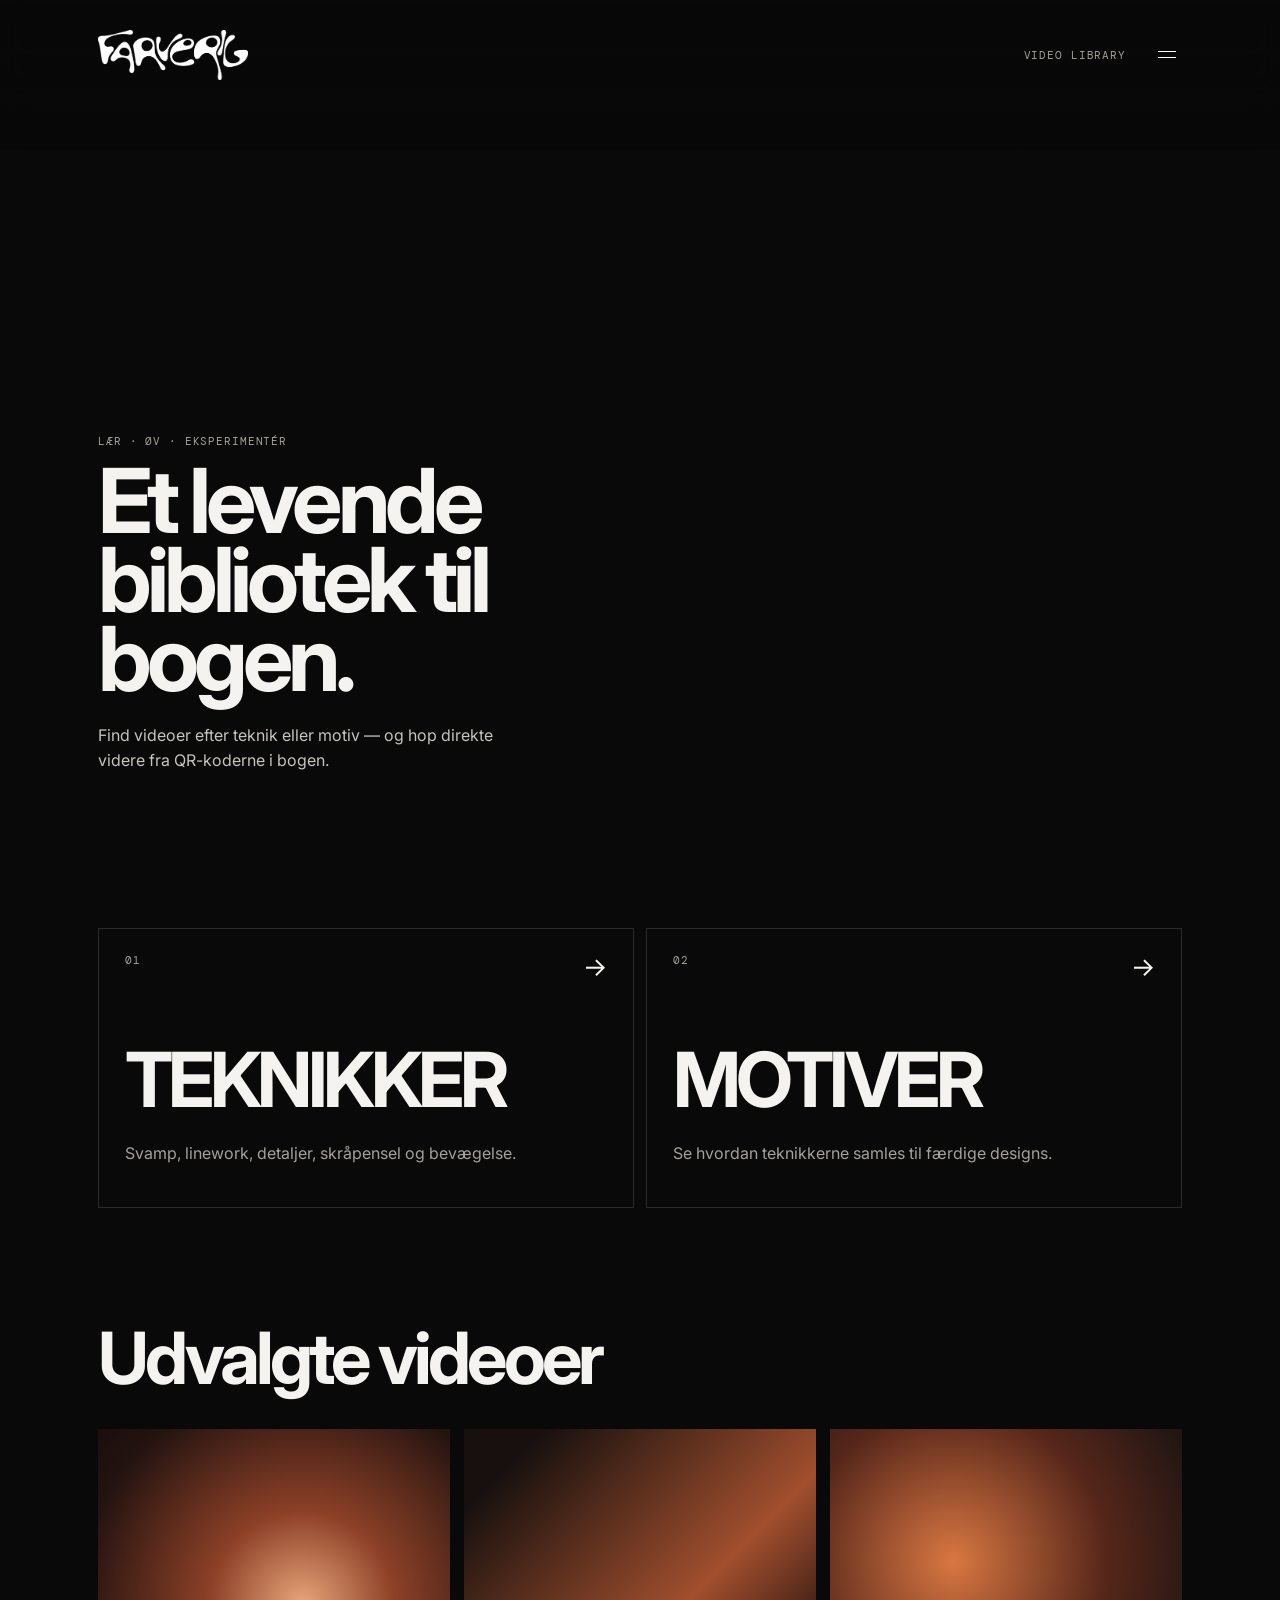
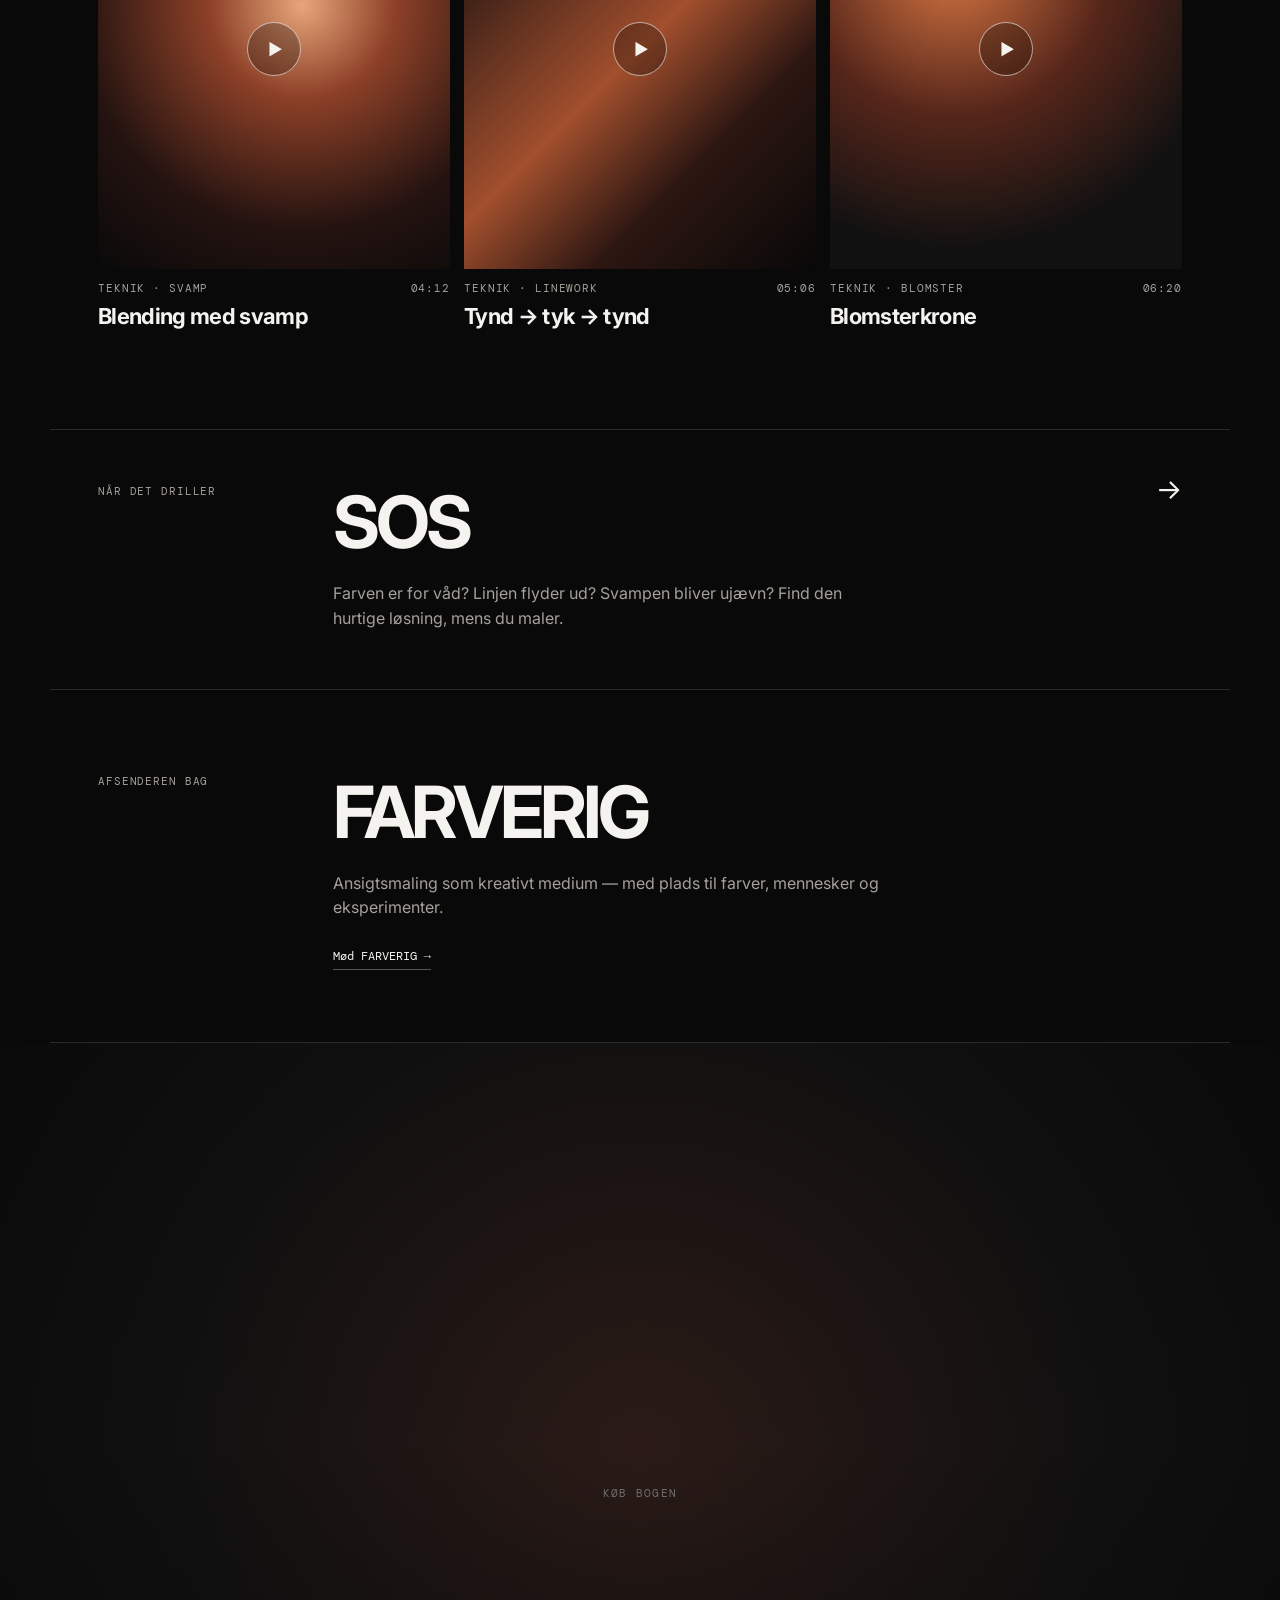
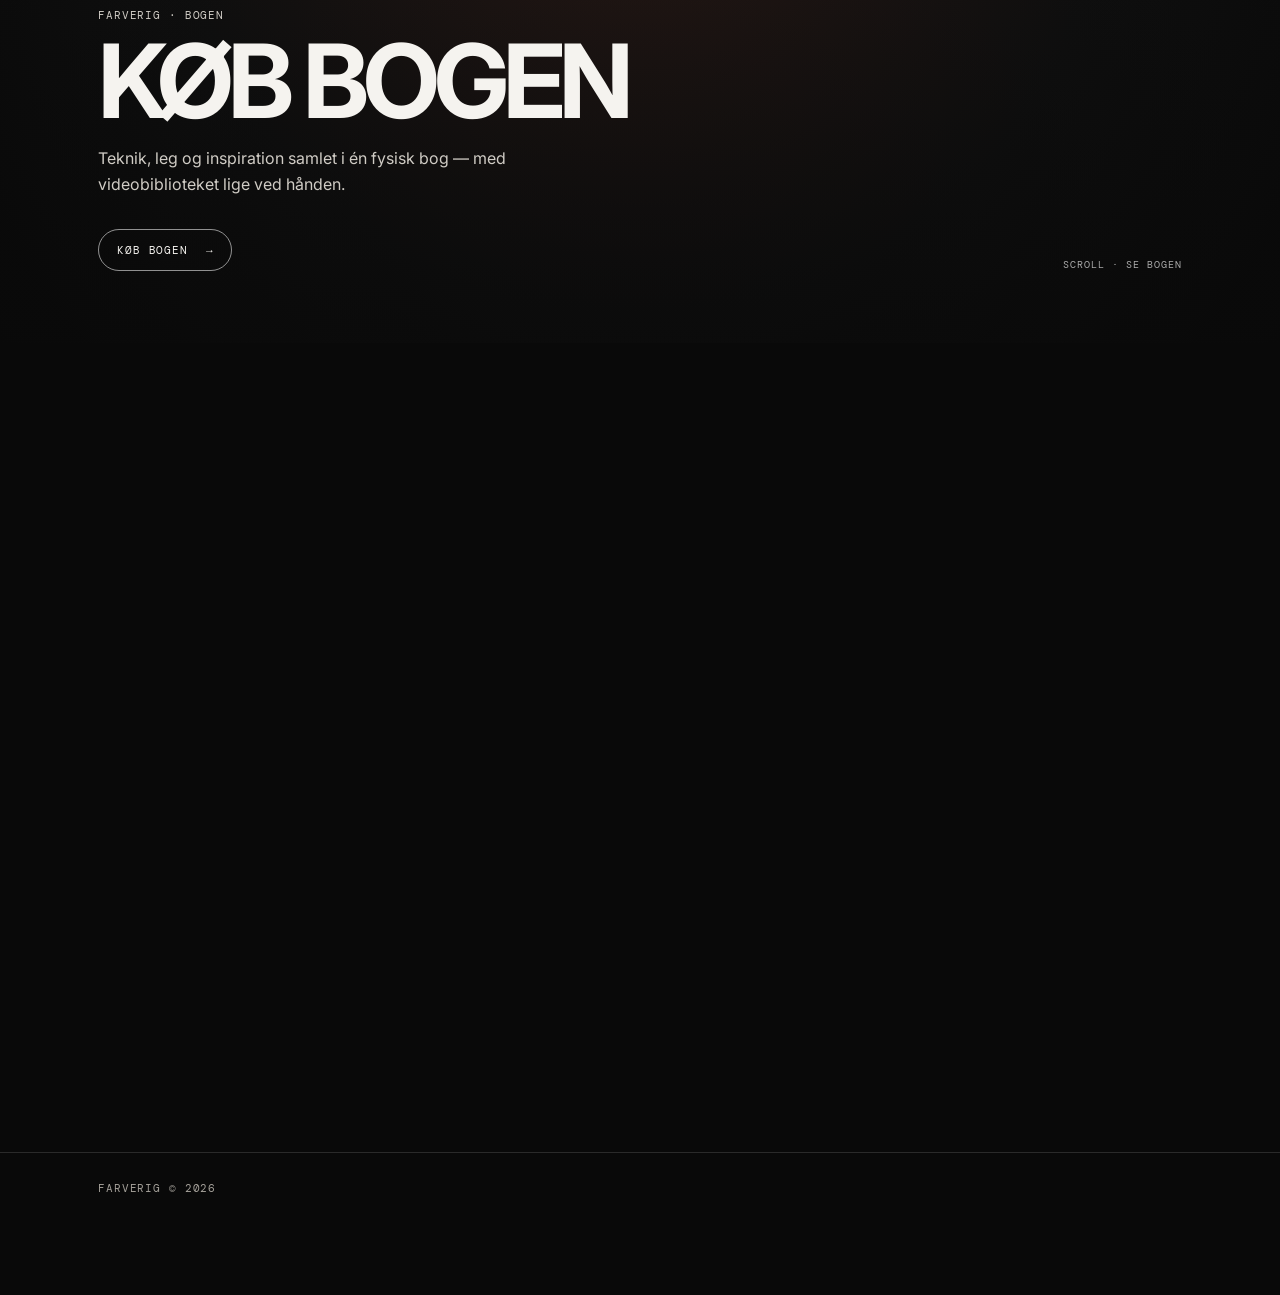
<file: index.html>
<!doctype html><html lang="da"><head><meta charset="utf-8"><meta name="viewport" content="width=device-width,initial-scale=1"><meta name="theme-color" content="#090909"><title>FARVERIG — Videobibliotek</title><meta name="description" content="FARVERIG videobibliotek — teknikker, motiver og hjælp til ansigtsmaling."><link rel="stylesheet" href="styles.css?v=14"><style>.hero-video{position:absolute;inset:0;width:100%;height:100%;object-fit:cover;object-position:center center;display:block}.hero-media.video-hero{background:#090909}.hero-media.video-hero:before{display:none}.hero-video-fade{position:absolute;inset:0;pointer-events:none}.home .topbar{position:absolute;top:0;left:0;right:0;z-index:10;width:100%;max-width:none}.home .hero{position:relative;width:100%;max-width:none;margin:0;padding:0;display:block;overflow:hidden}.home .hero-media{position:absolute;inset:0;width:100%;height:100%;min-height:0}.home .hero-copy{position:absolute;z-index:2;margin:0}.home .split-grid{position:relative}.home .sos-block{position:relative;overflow:hidden;background:none!important;border-bottom:1px solid var(--line)}.home .sos-block:before{display:none!important;content:none!important}.home .about-teaser{margin-top:0;border-top:0;border-bottom:1px solid var(--line);padding-top:72px;padding-bottom:72px}.home .footer{border-top:0;margin-top:0;padding-top:28px}.book-shot{position:relative;height:190vh;border-bottom:1px solid var(--line);background:#090909}.book-shot-sticky{position:sticky;top:0;height:100vh;overflow:hidden;background:#0b0b0b}.book-shot-video{position:absolute;inset:0;width:100%;height:100%;object-fit:cover;object-position:center;display:block}.book-shot-shade{position:absolute;inset:0;background:linear-gradient(to bottom,rgba(9,9,9,.08) 0%,rgba(9,9,9,.02) 45%,rgba(9,9,9,.68) 100%);pointer-events:none}.book-shot-placeholder{position:absolute;inset:0;display:grid;place-items:center;font:11px 'DM Mono',monospace;letter-spacing:.12em;color:#777;background:radial-gradient(circle at 50% 45%,#2c1b17,#101010 58%,#090909);z-index:0}.book-shot.ready .book-shot-placeholder{display:none}.book-shot-copy{position:absolute;left:max(var(--pad),calc((100vw - 1180px)/2 + var(--pad)));bottom:8vh;z-index:2;max-width:720px}.book-shot-copy h2{font-size:clamp(58px,8vw,120px);line-height:.88;letter-spacing:-.06em;margin:10px 0 20px}.book-shot-copy p{max-width:42ch;color:#d0ccc5;line-height:1.6}.book-buy-link{display:inline-flex;align-items:center;gap:18px;margin-top:16px;border:1px solid rgba(255,255,255,.55);border-radius:999px;padding:13px 18px;font:11px 'DM Mono',monospace;letter-spacing:.08em;transition:.2s}.book-buy-link:hover{background:#fff;color:#111}.book-shot-hint{position:absolute;right:max(var(--pad),calc((100vw - 1180px)/2 + var(--pad)));bottom:8vh;z-index:2;font:10px 'DM Mono',monospace;letter-spacing:.1em;color:#aaa}@media(min-width:721px){body.home .topbar{position:fixed!important;top:0;left:0;right:0;height:150px;padding-bottom:40px;padding-left:max(var(--pad),calc((100vw - 1180px)/2 + var(--pad)));padding-right:max(var(--pad),calc((100vw - 1180px)/2 + var(--pad)));background:linear-gradient(to bottom,rgba(9,9,9,.38) 0%,rgba(9,9,9,.14) 48%,rgba(9,9,9,0) 100%);backdrop-filter:none;z-index:40}body.home .topbar:before{content:"";position:absolute;inset:0;z-index:-1;pointer-events:none;backdrop-filter:blur(12px);-webkit-backdrop-filter:blur(12px);mask-image:linear-gradient(to bottom,#000 0%,rgba(0,0,0,.96) 25%,rgba(0,0,0,.72) 55%,rgba(0,0,0,.28) 78%,transparent 100%);-webkit-mask-image:linear-gradient(to bottom,#000 0%,rgba(0,0,0,.96) 25%,rgba(0,0,0,.72) 55%,rgba(0,0,0,.28) 78%,transparent 100%)}body.home .brand{width:150px;height:54px}body.home .brand img{width:100%!important;height:100%!important;max-width:none!important}body.home .menu-button,body.home .menu-close{display:block!important;cursor:pointer}body.home .menu-button{font-size:24px!important;line-height:1;padding:10px 6px!important;min-width:38px;min-height:38px;color:#fff}body.home .header-actions{gap:26px}.home .hero{height:100vh;min-height:720px}.home .hero-video{object-position:center center}.home .hero-video-fade{background:linear-gradient(to bottom,rgba(9,9,9,.12) 0%,rgba(9,9,9,0) 38%,rgba(9,9,9,.16) 62%,#090909 100%)}.home .hero-copy{left:max(var(--pad),calc((100vw - 1180px)/2 + var(--pad)));right:auto;bottom:8vh;width:min(650px,48vw);padding:100px 0 38px;background:none}.home .hero-copy h1{font-size:clamp(64px,7vw,112px);line-height:.88;max-width:7.5ch;margin:14px 0 24px}.home .hero-copy>p:last-child{font-size:16px;max-width:43ch}.home .split-grid{margin-top:28px}body.home .site-menu{z-index:100;background:rgba(9,9,9,.97)}body.home .site-menu .menu-inner{position:relative;width:100%;max-width:none;margin:0;padding:26px clamp(32px,6vw,110px) 32px}body.home .site-menu .menu-close{position:fixed;top:36px;right:max(var(--pad),calc((100vw - 1180px)/2 + var(--pad)));margin:0;font-size:15px!important;line-height:1;padding:10px 6px!important;min-height:38px;display:flex!important;align-items:center;justify-content:flex-end;z-index:110}body.home .site-menu nav{margin-top:94px;width:100%}body.home .site-menu nav a{font-size:clamp(42px,4.6vw,76px);line-height:.98;padding:18px 0;letter-spacing:-.05em}body.home .site-menu nav a span{font-size:.7em}body.home .site-menu nav a:first-child{border-top:1px solid #3a3a3a}body.home .site-menu nav a{border-color:#303030}}@media(max-width:720px){body.home .topbar{position:absolute!important;top:0!important;left:0!important;right:0!important;z-index:10!important;width:100%!important;max-width:none!important}body.home .hero{position:relative!important;width:100%!important;max-width:none!important;min-height:calc(100svh - 68px)!important;margin:0!important;padding:0!important;display:block!important;overflow:hidden!important}body.home .hero-media{position:absolute!important;inset:0!important;width:100%!important;height:100%!important;min-height:0!important}body.home .hero-copy{position:absolute!important;left:0!important;right:0!important;bottom:0!important;z-index:2!important;margin:0!important;padding:150px var(--pad) 32px!important;background:linear-gradient(to bottom,transparent 0%,rgba(9,9,9,.45) 35%,#090909 100%)!important}.hero-video{object-position:center center}.hero-video-fade{background:linear-gradient(to bottom,rgba(9,9,9,.08) 0%,rgba(9,9,9,0) 52%,rgba(9,9,9,.18) 72%,#090909 100%)}.home .sos-block{padding-top:54px;padding-bottom:54px;gap:18px}.home .about-teaser{grid-template-columns:1fr;margin-top:0;padding-top:62px;padding-bottom:72px;gap:18px}.book-shot{height:165vh}.book-shot-sticky{height:calc(100svh - 68px)}.book-shot-copy{left:var(--pad);right:var(--pad);bottom:34px}.book-shot-copy h2{font-size:54px;max-width:6ch}.book-shot-copy p{font-size:14px}.book-buy-link{padding:12px 15px}.book-shot-hint{display:none}.home .footer{padding-bottom:110px}}</style><link rel="stylesheet" href="header.css?v=1"></head><body class="home"><header class="topbar shell"><a class="brand" href="index.html" aria-label="FARVERIG forside"><img src="assets/logo/FarverigLogo_Hvid.png" alt="FARVERIG" style="display:block;width:112px;height:40px;max-width:112px;object-fit:contain"></a><div class="header-actions"><span class="eyebrow">VIDEO LIBRARY</span><button class="menu-button" type="button" aria-label="Åbn menu" aria-expanded="false" aria-controls="site-menu">☰</button></div></header><div class="site-menu" id="site-menu" hidden><div class="shell menu-inner"><button class="menu-close" type="button">LUK ×</button><nav><a href="index.html">FORSIDE <span>→</span></a><a href="motiver.html">MOTIVER <span>→</span></a><a href="teknikker.html">TEKNIKKER <span>→</span></a><a href="sos.html">SOS DESIGN <span>→</span></a><a href="om.html">OM FARVERIG <span>→</span></a><a href="https://farverig.dk">KØB BOGEN <span>→</span></a></nav></div></div><main><section class="hero shell"><div class="hero-media video-hero"><video class="hero-video" autoplay muted loop playsinline preload="metadata" aria-hidden="true"><source src="assets/video/hero.mp4" type="video/mp4"></video><div class="hero-video-fade"></div></div><div class="hero-copy"><p class="kicker">LÆR · ØV · EKSPERIMENTÉR</p><h1>Et levende bibliotek til bogen.</h1><p>Find videoer efter teknik eller motiv — og hop direkte videre fra QR-koderne i bogen.</p></div></section><section class="shell split-grid" aria-label="Bibliotekets hovedkategorier"><a class="feature-card" href="teknikker.html"><span class="number">01</span><h2>TEKNIKKER</h2><p>Svamp, linework, detaljer, skråpensel og bevægelse.</p><span class="arrow">→</span></a><a class="feature-card" href="motiver.html"><span class="number">02</span><h2>MOTIVER</h2><p>Se hvordan teknikkerne samles til færdige designs.</p><span class="arrow">→</span></a></section><section class="shell section-space"><div class="section-head"><h2>Udvalgte videoer</h2></div><div class="video-grid"><a class="video-card" href="video.html"><div class="video-thumb warm-a"><span class="play">▶</span></div><div class="video-meta"><span>TEKNIK · SVAMP</span><span>04:12</span></div><h3>Blending med svamp</h3></a><a class="video-card" href="video.html"><div class="video-thumb warm-b"><span class="play">▶</span></div><div class="video-meta"><span>TEKNIK · LINEWORK</span><span>05:06</span></div><h3>Tynd → tyk → tynd</h3></a><a class="video-card" href="video.html"><div class="video-thumb warm-c"><span class="play">▶</span></div><div class="video-meta"><span>TEKNIK · BLOMSTER</span><span>06:20</span></div><h3>Blomsterkrone</h3></a></div></section><a class="shell sos-block" href="sos.html"><p class="kicker">NÅR DET DRILLER</p><div><h2>SOS</h2><p>Farven er for våd? Linjen flyder ud? Svampen bliver ujævn? Find den hurtige løsning, mens du maler.</p></div><span class="arrow-inline">→</span></a><section class="shell about-teaser"><p class="kicker">AFSENDEREN BAG</p><div><h2>FARVERIG</h2><p>Ansigtsmaling som kreativt medium — med plads til farver, mennesker og eksperimenter.</p><a class="text-link" href="om.html">Mød FARVERIG →</a></div></section><section class="book-shot" id="koeb-bogen"><div class="book-shot-sticky"><div class="book-shot-placeholder">KØB BOGEN</div><video class="book-shot-video" muted playsinline preload="auto" data-scroll-video aria-hidden="true"><source src="assets/video/Book.mp4" type="video/mp4"></video><div class="book-shot-shade"></div><div class="book-shot-copy"><p class="kicker">FARVERIG · BOGEN</p><h2>KØB BOGEN</h2><p>Teknik, leg og inspiration samlet i én fysisk bog — med videobiblioteket lige ved hånden.</p><a class="book-buy-link" href="https://farverig.dk">KØB BOGEN <span>→</span></a></div><div class="book-shot-hint">SCROLL · SE BOGEN</div></div></section></main><nav class="bottom-nav" aria-label="Bibliotek navigation"><a href="teknikker.html">TEKNIKKER</a><a href="motiver.html">MOTIVER</a><a href="sos.html">SOS</a></nav><footer class="shell footer">FARVERIG © <span id="year"></span></footer><script src="script.js?v=2"></script></body></html>
</file>
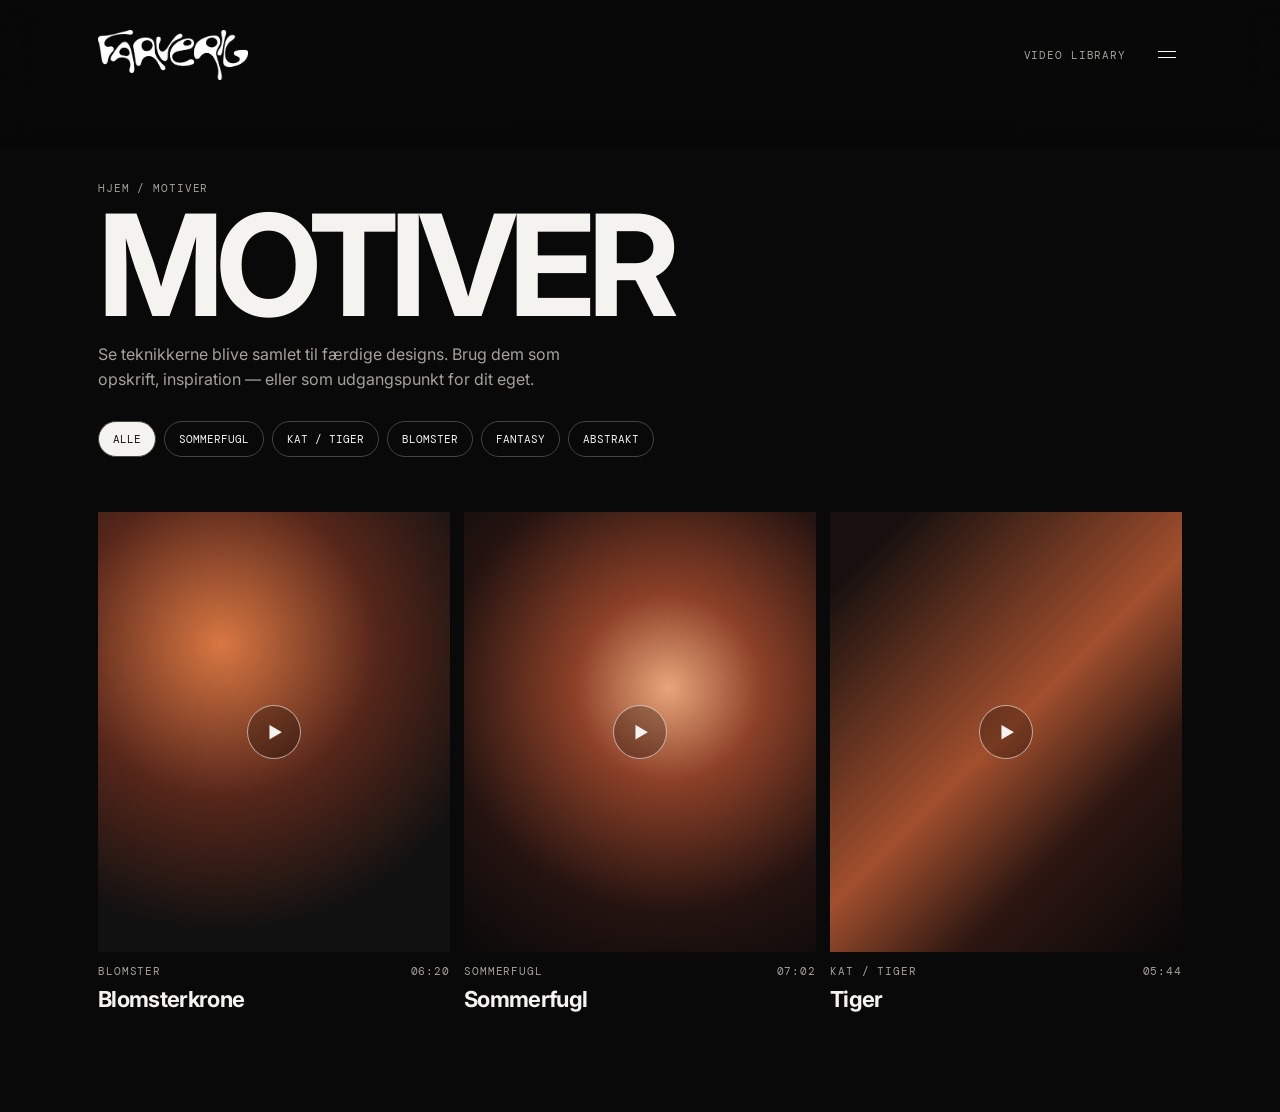
<file: motiver.html>
<!doctype html><html lang="da"><head><meta charset="utf-8"><meta name="viewport" content="width=device-width,initial-scale=1"><title>Motiver — FARVERIG</title><link rel="stylesheet" href="styles.css?v=13"><link rel="stylesheet" href="header.css?v=1"></head><body><header class="topbar shell"><a class="brand" href="index.html" aria-label="FARVERIG forside"><img src="assets/logo/FarverigLogo_Hvid.png" alt="FARVERIG" style="width:100%;height:100%;object-fit:contain;display:block"></a><div class="header-actions"><span class="eyebrow">VIDEO LIBRARY</span><button class="menu-button" type="button" aria-label="Åbn menu" aria-expanded="false" aria-controls="site-menu">☰</button></div></header><div class="site-menu" id="site-menu" hidden><div class="shell menu-inner"><button class="menu-close" type="button">LUK ×</button><nav><a href="index.html">FORSIDE <span>→</span></a><a href="motiver.html">MOTIVER <span>→</span></a><a href="teknikker.html">TEKNIKKER <span>→</span></a><a href="sos.html">SOS DESIGN <span>→</span></a><a href="om.html">OM FARVERIG <span>→</span></a><a href="https://farverig.dk">KØB BOGEN <span>→</span></a></nav></div></div><main><section class="shell page-hero"><p class="crumb">HJEM / MOTIVER</p><h1 class="page-title">MOTIVER</h1><p class="intro">Se teknikkerne blive samlet til færdige designs. Brug dem som opskrift, inspiration — eller som udgangspunkt for dit eget.</p><div class="filter-row"><span class="chip active">ALLE</span><span class="chip">SOMMERFUGL</span><span class="chip">KAT / TIGER</span><span class="chip">BLOMSTER</span><span class="chip">FANTASY</span><span class="chip">ABSTRAKT</span></div></section><section class="shell listing"><div class="video-grid"><a class="video-card" href="video.html"><div class="video-thumb warm-c"><span class="play">▶</span></div><div class="video-meta"><span>BLOMSTER</span><span>06:20</span></div><h3>Blomsterkrone</h3></a><a class="video-card" href="video.html"><div class="video-thumb warm-a"><span class="play">▶</span></div><div class="video-meta"><span>SOMMERFUGL</span><span>07:02</span></div><h3>Sommerfugl</h3></a><a class="video-card" href="video.html"><div class="video-thumb warm-b"><span class="play">▶</span></div><div class="video-meta"><span>KAT / TIGER</span><span>05:44</span></div><h3>Tiger</h3></a></div></section></main><nav class="bottom-nav"><a href="teknikker.html">TEKNIKKER</a><a class="active" href="motiver.html">MOTIVER</a><a href="sos.html">SOS</a></nav><script src="script.js"></script></body></html>
</file>
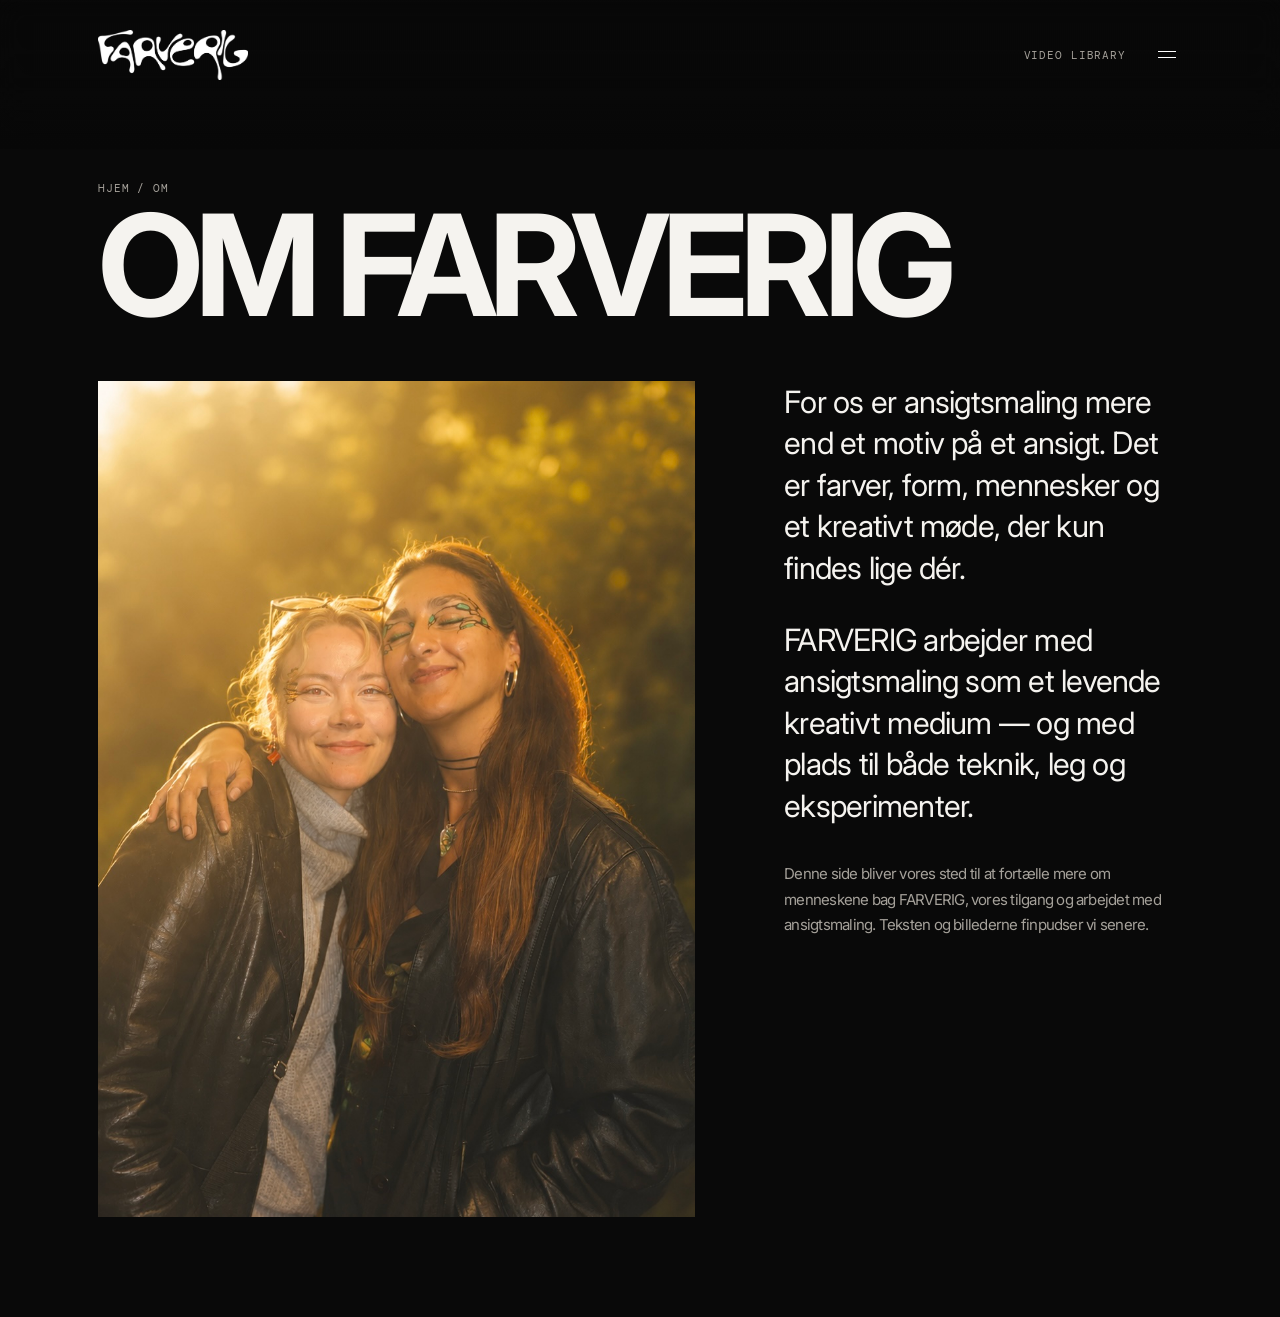
<file: om.html>
<!doctype html><html lang="da"><head><meta charset="utf-8"><meta name="viewport" content="width=device-width,initial-scale=1"><title>Om FARVERIG</title><link rel="stylesheet" href="styles.css?v=13"><link rel="stylesheet" href="header.css?v=1"><style>.about-image{position:relative;overflow:hidden;background:#111}.about-image img{display:block;width:100%;height:100%;min-height:520px;object-fit:cover;object-position:center}@media(max-width:720px){.about-image img{min-height:55vh}}</style></head><body><header class="topbar shell"><a class="brand" href="index.html" aria-label="FARVERIG forside"><img src="assets/logo/FarverigLogo_Hvid.png" alt="FARVERIG" style="width:100%;height:100%;object-fit:contain;display:block"></a><div class="header-actions"><span class="eyebrow">VIDEO LIBRARY</span><button class="menu-button" type="button" aria-label="Åbn menu" aria-expanded="false" aria-controls="site-menu">☰</button></div></header><div class="site-menu" id="site-menu" hidden><div class="shell menu-inner"><button class="menu-close" type="button">LUK ×</button><nav><a href="index.html">FORSIDE <span>→</span></a><a href="motiver.html">MOTIVER <span>→</span></a><a href="teknikker.html">TEKNIKKER <span>→</span></a><a href="sos.html">SOS DESIGN <span>→</span></a><a href="om.html">OM FARVERIG <span>→</span></a><a href="https://farverig.dk">KØB BOGEN <span>→</span></a></nav></div></div><main><section class="shell page-hero"><p class="crumb">HJEM / OM</p><h1 class="page-title">OM FARVERIG</h1></section><section class="shell about-layout"><div class="about-image"><img src="assets/billeder/Om.jpg" alt="FARVERIG"></div><div class="about-copy"><p>For os er ansigtsmaling mere end et motiv på et ansigt. Det er farver, form, mennesker og et kreativt møde, der kun findes lige dér.</p><p>FARVERIG arbejder med ansigtsmaling som et levende kreativt medium — og med plads til både teknik, leg og eksperimenter.</p><p class="about-small">Denne side bliver vores sted til at fortælle mere om menneskene bag FARVERIG, vores tilgang og arbejdet med ansigtsmaling. Teksten og billederne finpudser vi senere.</p></div></section></main><nav class="bottom-nav"><a href="teknikker.html">TEKNIKKER</a><a href="motiver.html">MOTIVER</a><a href="sos.html">SOS</a></nav><script src="script.js"></script></body></html>
</file>
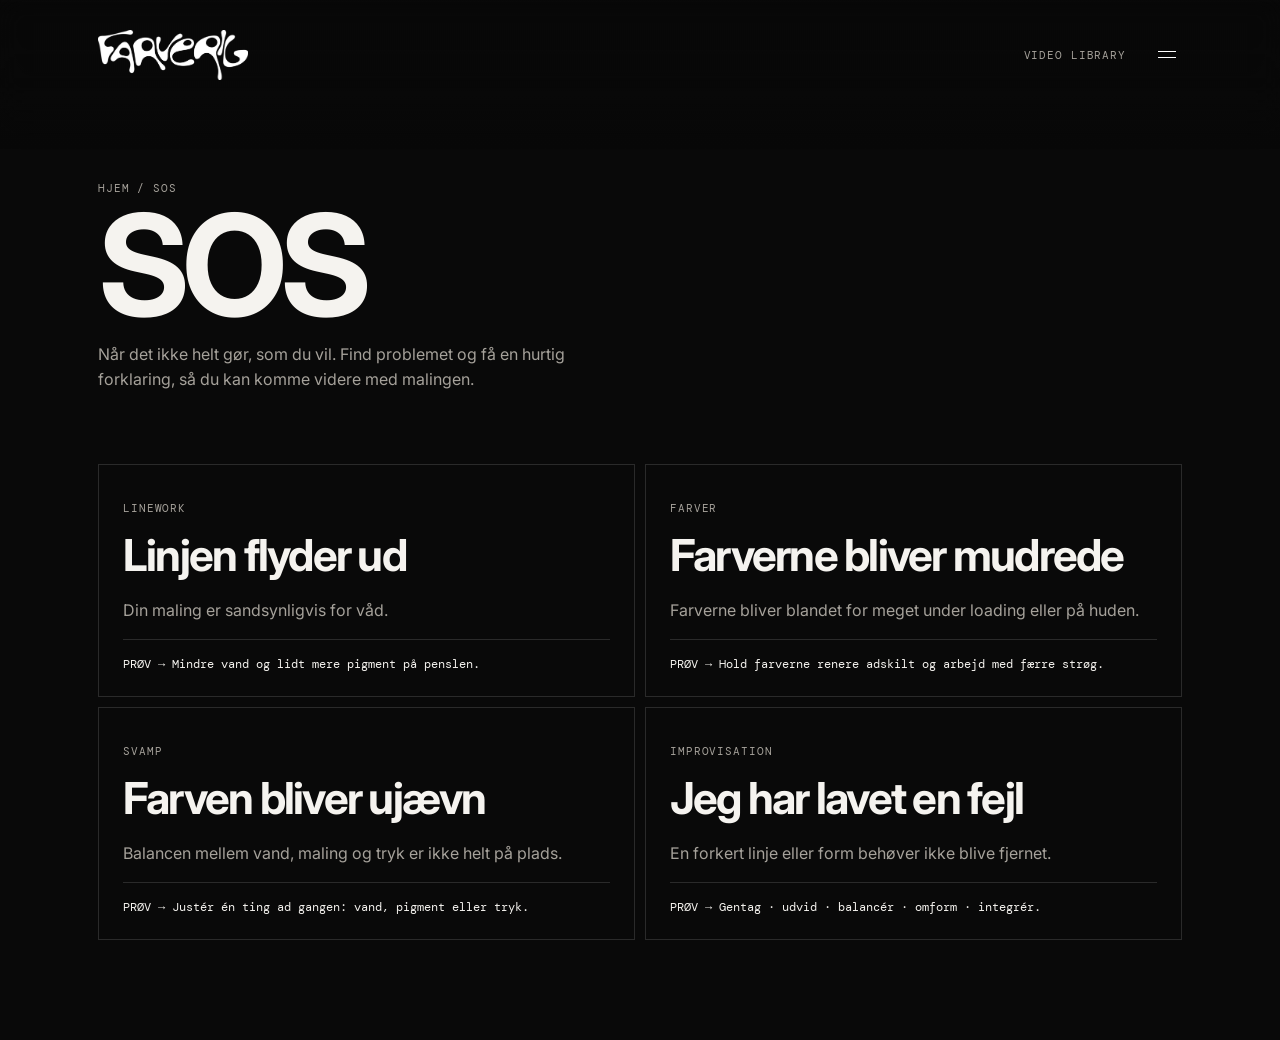
<file: sos.html>
<!doctype html><html lang="da"><head><meta charset="utf-8"><meta name="viewport" content="width=device-width,initial-scale=1"><title>SOS — FARVERIG</title><link rel="stylesheet" href="styles.css?v=13"><link rel="stylesheet" href="header.css?v=1"></head><body><header class="topbar shell"><a class="brand" href="index.html" aria-label="FARVERIG forside"><img src="assets/logo/FarverigLogo_Hvid.png" alt="FARVERIG" style="width:100%;height:100%;object-fit:contain;display:block"></a><div class="header-actions"><span class="eyebrow">VIDEO LIBRARY</span><button class="menu-button" type="button" aria-label="Åbn menu" aria-expanded="false" aria-controls="site-menu">☰</button></div></header><div class="site-menu" id="site-menu" hidden><div class="shell menu-inner"><button class="menu-close" type="button">LUK ×</button><nav><a href="index.html">FORSIDE <span>→</span></a><a href="motiver.html">MOTIVER <span>→</span></a><a href="teknikker.html">TEKNIKKER <span>→</span></a><a href="sos.html">SOS DESIGN <span>→</span></a><a href="om.html">OM FARVERIG <span>→</span></a><a href="https://farverig.dk">KØB BOGEN <span>→</span></a></nav></div></div><main><section class="shell page-hero"><p class="crumb">HJEM / SOS</p><h1 class="page-title">SOS</h1><p class="intro">Når det ikke helt gør, som du vil. Find problemet og få en hurtig forklaring, så du kan komme videre med malingen.</p></section><section class="shell sos-grid"><article class="sos-card"><div><p class="kicker">LINEWORK</p><h2>Linjen flyder ud</h2><p>Din maling er sandsynligvis for våd.</p></div><div class="answer">PRØV → Mindre vand og lidt mere pigment på penslen.</div></article><article class="sos-card"><div><p class="kicker">FARVER</p><h2>Farverne bliver mudrede</h2><p>Farverne bliver blandet for meget under loading eller på huden.</p></div><div class="answer">PRØV → Hold farverne renere adskilt og arbejd med færre strøg.</div></article><article class="sos-card"><div><p class="kicker">SVAMP</p><h2>Farven bliver ujævn</h2><p>Balancen mellem vand, maling og tryk er ikke helt på plads.</p></div><div class="answer">PRØV → Justér én ting ad gangen: vand, pigment eller tryk.</div></article><article class="sos-card"><div><p class="kicker">IMPROVISATION</p><h2>Jeg har lavet en fejl</h2><p>En forkert linje eller form behøver ikke blive fjernet.</p></div><div class="answer">PRØV → Gentag · udvid · balancér · omform · integrér.</div></article></section></main><nav class="bottom-nav"><a href="teknikker.html">TEKNIKKER</a><a href="motiver.html">MOTIVER</a><a class="active" href="sos.html">SOS</a></nav><script src="script.js"></script></body></html>
</file>
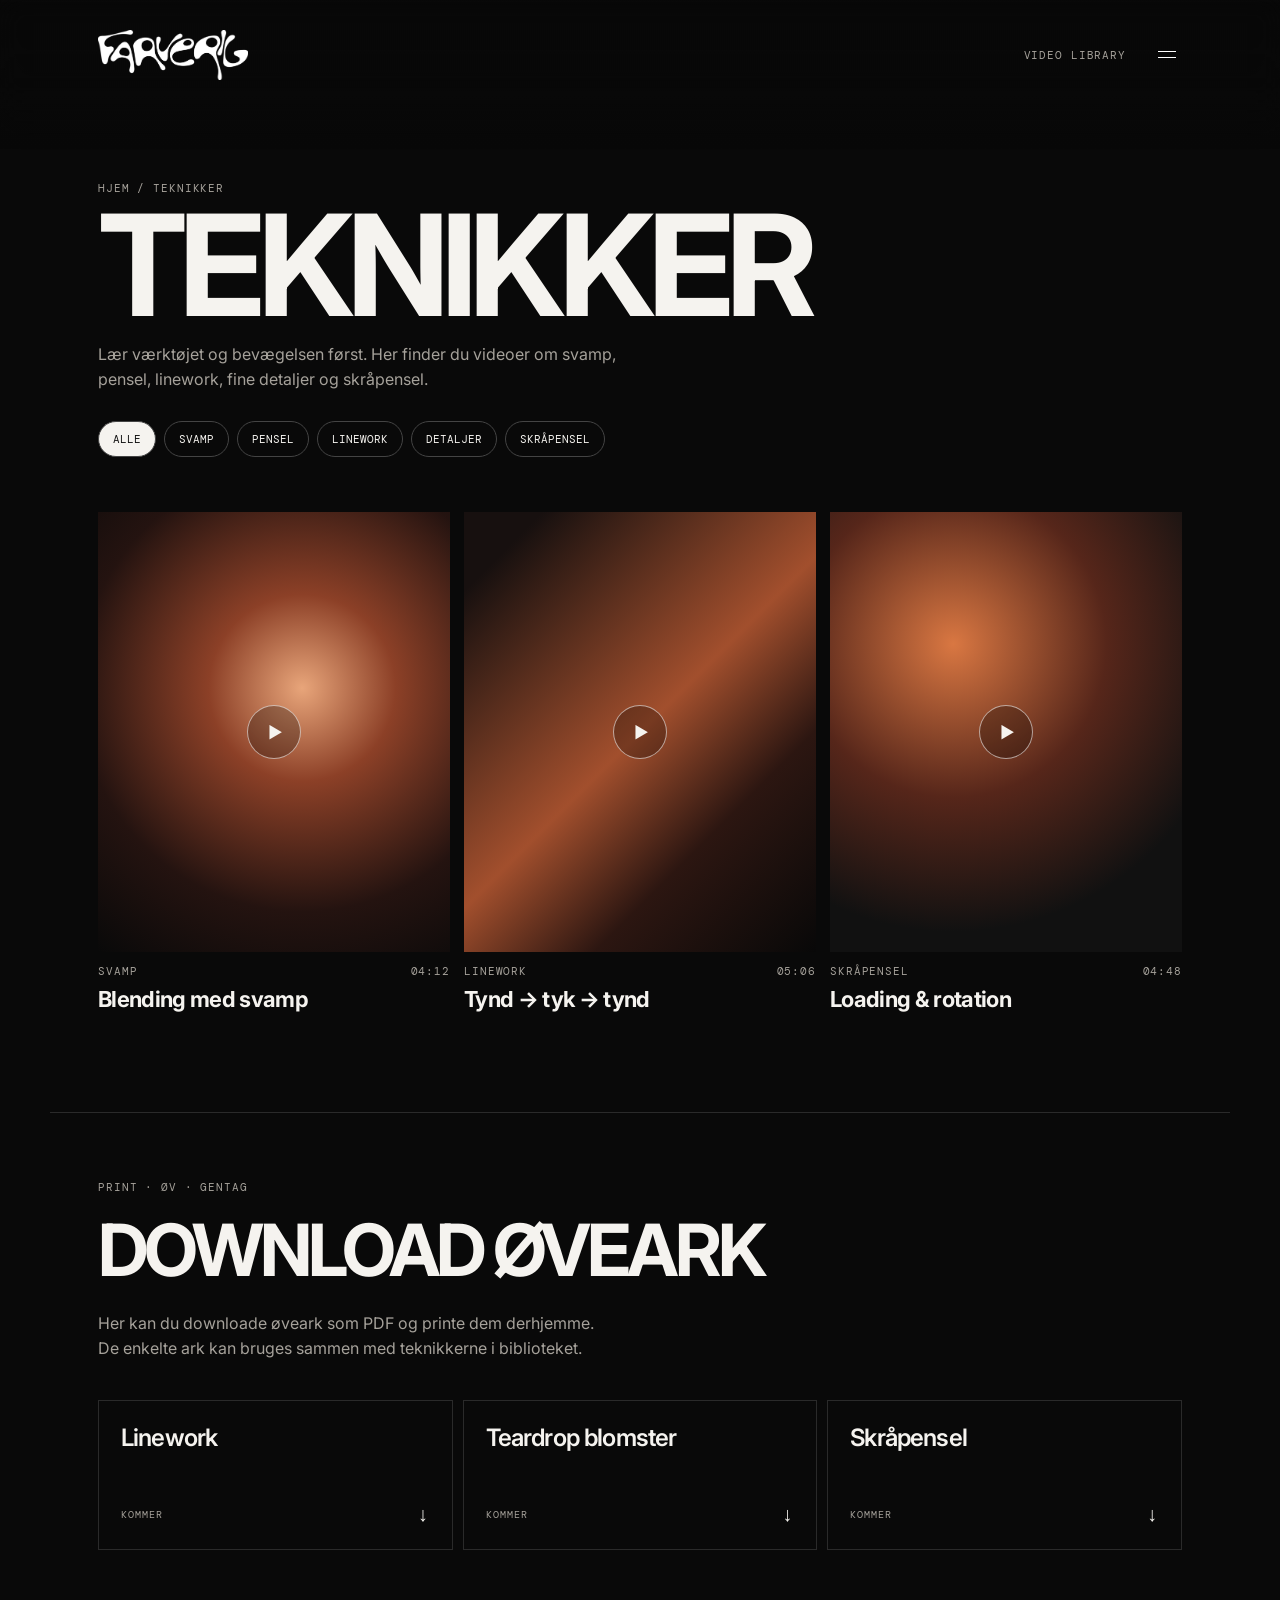
<file: teknikker.html>
<!doctype html><html lang="da"><head><meta charset="utf-8"><meta name="viewport" content="width=device-width,initial-scale=1"><title>Teknikker — FARVERIG</title><link rel="stylesheet" href="styles.css?v=13"><link rel="stylesheet" href="header.css?v=1"><style>.practice-downloads{border-top:1px solid var(--line);padding-top:56px;padding-bottom:100px}.practice-downloads-head{max-width:760px;margin-bottom:38px}.practice-downloads h2{font-size:clamp(38px,6vw,72px);letter-spacing:-.055em;margin:12px 0 0}.practice-downloads .intro-copy{color:var(--muted);line-height:1.6;max-width:52ch;margin:18px 0 0}.download-buttons{display:grid;grid-template-columns:repeat(3,1fr);gap:10px}.download-button{min-height:150px;border:1px solid var(--line);padding:22px;display:flex;flex-direction:column;justify-content:space-between;transition:.2s;background:transparent;color:var(--text)}.download-button:hover{border-color:#555;background:#111}.download-button-title{font-size:24px;font-weight:600;letter-spacing:-.035em}.download-button-meta{display:flex;align-items:center;justify-content:space-between;font:10px 'DM Mono',monospace;letter-spacing:.1em;color:var(--muted)}.download-button-arrow{font-size:20px;color:var(--text)}@media(max-width:720px){.practice-downloads{padding-top:46px;padding-bottom:84px}.practice-downloads-head{margin-bottom:30px}.practice-downloads h2{font-size:39px}.practice-downloads .intro-copy{margin-top:16px}.download-buttons{grid-template-columns:1fr;gap:8px}.download-button{min-height:112px;padding:18px}.download-button-title{font-size:21px}}</style></head><body><header class="topbar shell"><a class="brand" href="index.html" aria-label="FARVERIG forside"><img src="assets/logo/FarverigLogo_Hvid.png" alt="FARVERIG" style="width:100%;height:100%;object-fit:contain;display:block"></a><div class="header-actions"><span class="eyebrow">VIDEO LIBRARY</span><button class="menu-button" type="button" aria-label="Åbn menu" aria-expanded="false" aria-controls="site-menu">☰</button></div></header><div class="site-menu" id="site-menu" hidden><div class="shell menu-inner"><button class="menu-close" type="button">LUK ×</button><nav><a href="index.html">FORSIDE <span>→</span></a><a href="motiver.html">MOTIVER <span>→</span></a><a href="teknikker.html">TEKNIKKER <span>→</span></a><a href="sos.html">SOS DESIGN <span>→</span></a><a href="om.html">OM FARVERIG <span>→</span></a><a href="https://farverig.dk">KØB BOGEN <span>→</span></a></nav></div></div><main><section class="shell page-hero"><p class="crumb">HJEM / TEKNIKKER</p><h1 class="page-title">TEKNIKKER</h1><p class="intro">Lær værktøjet og bevægelsen først. Her finder du videoer om svamp, pensel, linework, fine detaljer og skråpensel.</p><div class="filter-row"><span class="chip active">ALLE</span><span class="chip">SVAMP</span><span class="chip">PENSEL</span><span class="chip">LINEWORK</span><span class="chip">DETALJER</span><span class="chip">SKRÅPENSEL</span></div></section><section class="shell listing"><div class="video-grid"><a class="video-card" href="video.html"><div class="video-thumb warm-a"><span class="play">▶</span></div><div class="video-meta"><span>SVAMP</span><span>04:12</span></div><h3>Blending med svamp</h3></a><a class="video-card" href="video.html"><div class="video-thumb warm-b"><span class="play">▶</span></div><div class="video-meta"><span>LINEWORK</span><span>05:06</span></div><h3>Tynd → tyk → tynd</h3></a><a class="video-card" href="video.html"><div class="video-thumb warm-c"><span class="play">▶</span></div><div class="video-meta"><span>SKRÅPENSEL</span><span>04:48</span></div><h3>Loading & rotation</h3></a></div></section><section class="shell practice-downloads"><div class="practice-downloads-head"><p class="kicker">PRINT · ØV · GENTAG</p><h2>DOWNLOAD ØVEARK</h2><p class="intro-copy">Her kan du downloade øveark som PDF og printe dem derhjemme. De enkelte ark kan bruges sammen med teknikkerne i biblioteket.</p></div><div class="download-buttons"><div class="download-button"><span class="download-button-title">Linework</span><span class="download-button-meta"><span>KOMMER</span><span class="download-button-arrow">↓</span></span></div><div class="download-button"><span class="download-button-title">Teardrop blomster</span><span class="download-button-meta"><span>KOMMER</span><span class="download-button-arrow">↓</span></span></div><div class="download-button"><span class="download-button-title">Skråpensel</span><span class="download-button-meta"><span>KOMMER</span><span class="download-button-arrow">↓</span></span></div></div></section></main><nav class="bottom-nav"><a class="active" href="teknikker.html">TEKNIKKER</a><a href="motiver.html">MOTIVER</a><a href="sos.html">SOS</a></nav><script src="script.js"></script></body></html>
</file>
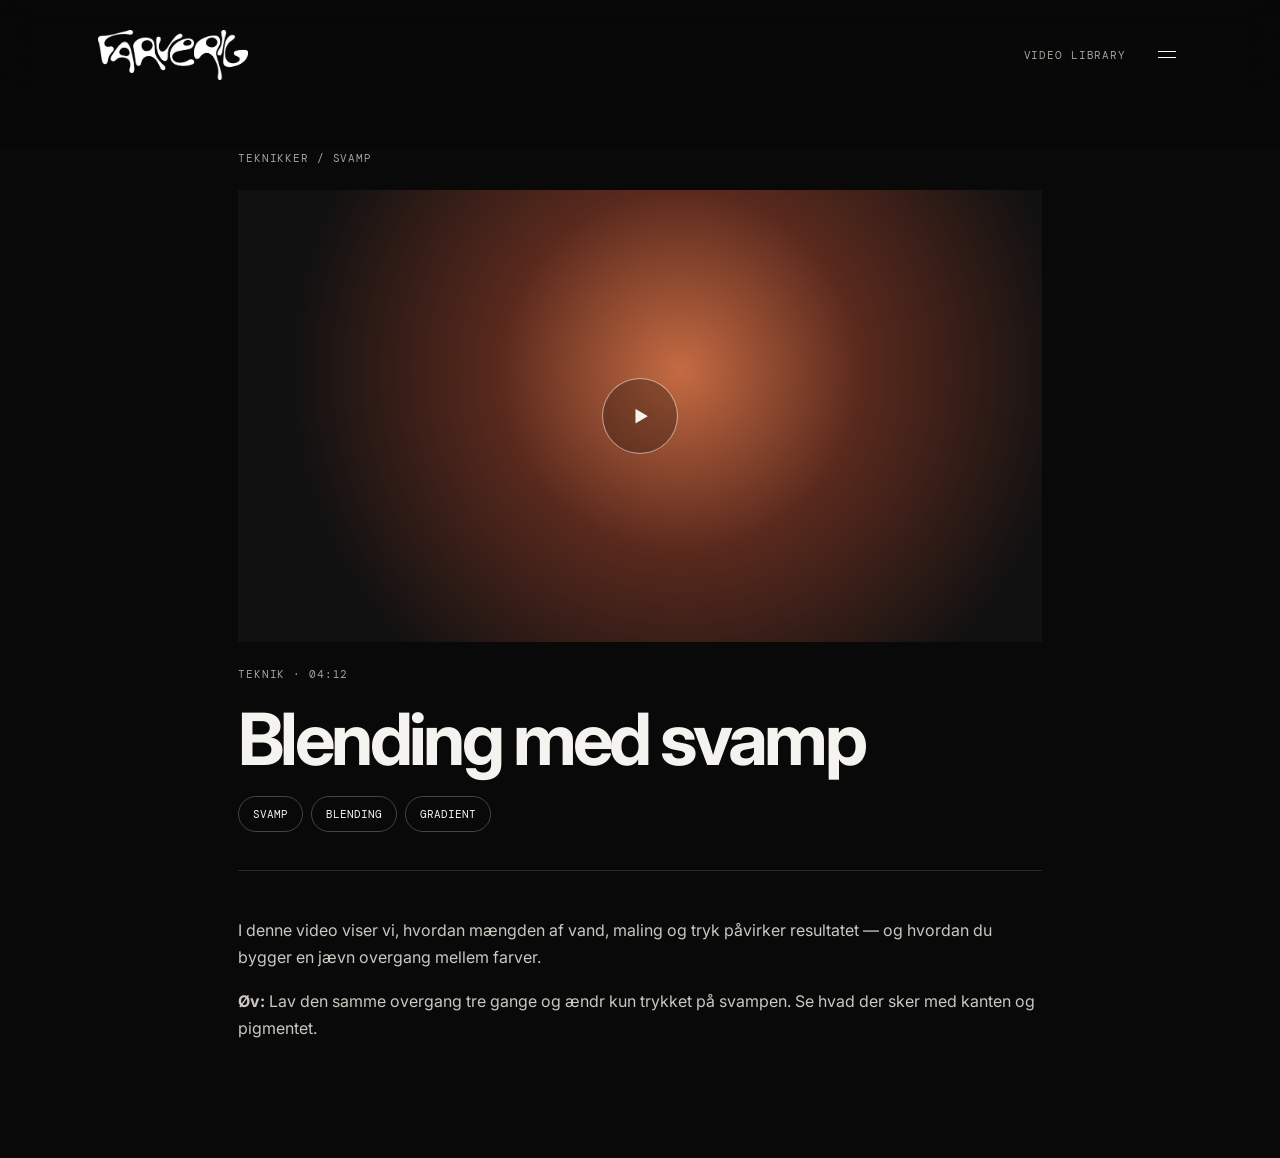
<file: video.html>
<!doctype html><html lang="da"><head><meta charset="utf-8"><meta name="viewport" content="width=device-width,initial-scale=1"><title>Blending med svamp — FARVERIG</title><link rel="stylesheet" href="styles.css?v=13"><link rel="stylesheet" href="header.css?v=1"></head><body><header class="topbar shell"><a class="brand" href="index.html" aria-label="FARVERIG forside"><img src="assets/logo/FarverigLogo_Hvid.png" alt="FARVERIG" style="width:100%;height:100%;object-fit:contain;display:block"></a><div class="header-actions"><span class="eyebrow">VIDEO LIBRARY</span><button class="menu-button" type="button" aria-label="Åbn menu" aria-expanded="false" aria-controls="site-menu">☰</button></div></header><div class="site-menu" id="site-menu" hidden><div class="shell menu-inner"><button class="menu-close" type="button">LUK ×</button><nav><a href="index.html">FORSIDE <span>→</span></a><a href="motiver.html">MOTIVER <span>→</span></a><a href="teknikker.html">TEKNIKKER <span>→</span></a><a href="sos.html">SOS DESIGN <span>→</span></a><a href="om.html">OM FARVERIG <span>→</span></a><a href="https://farverig.dk">KØB BOGEN <span>→</span></a></nav></div></div><main class="video-page"><p class="crumb"><a href="teknikker.html">TEKNIKKER</a> / SVAMP</p><div class="video-stage"><span class="play">▶</span></div><p class="kicker">TEKNIK · 04:12</p><h1>Blending med svamp</h1><div class="tags"><a class="chip" href="teknikker.html">SVAMP</a><span class="chip">BLENDING</span><span class="chip">GRADIENT</span></div><div class="video-copy"><p>I denne video viser vi, hvordan mængden af vand, maling og tryk påvirker resultatet — og hvordan du bygger en jævn overgang mellem farver.</p><p><strong>Øv:</strong> Lav den samme overgang tre gange og ændr kun trykket på svampen. Se hvad der sker med kanten og pigmentet.</p></div></main><nav class="bottom-nav"><a class="active" href="teknikker.html">TEKNIKKER</a><a href="motiver.html">MOTIVER</a><a href="sos.html">SOS</a></nav><script src="script.js"></script></body></html>
</file>
<file: styles.css>
@import url('https://fonts.googleapis.com/css2?family=DM+Mono:wght@300;400;500&family=Inter:wght@400;500;600;700&display=swap');
:root{--bg:#090909;--panel:#111;--line:#2a2a2a;--text:#f5f3ef;--muted:#a5a19a;--pad:clamp(18px,4vw,48px)}*{box-sizing:border-box}html{scroll-behavior:smooth}body{margin:0;background:var(--bg);color:var(--text);font-family:Inter,Arial,sans-serif}a{color:inherit;text-decoration:none}.shell{width:min(1180px,100%);margin:auto;padding-left:var(--pad);padding-right:var(--pad)}.topbar{height:92px;display:flex;align-items:center;justify-content:space-between}.brand{display:flex;align-items:center;width:150px;height:54px;overflow:hidden}.brand img{display:block;width:100%;height:100%;object-fit:contain}.header-actions{display:flex;align-items:center;gap:20px}.menu-button,.menu-close{display:none;background:none;border:0;color:var(--text);font:11px 'DM Mono',monospace;letter-spacing:.08em;padding:8px 0}.eyebrow,.kicker,.video-meta,.number,.soon,.bottom-nav,.footer,.crumb{font-family:'DM Mono',monospace;font-size:11px;letter-spacing:.08em}.eyebrow,.kicker,.number,.video-meta,.footer,.crumb{color:var(--muted)}.site-menu{position:fixed;inset:0;background:#090909f7;z-index:50}.menu-inner{padding-top:25px}.menu-close{margin-left:auto}.site-menu nav{margin-top:90px}.site-menu nav a{display:flex;justify-content:space-between;border-top:1px solid var(--line);padding:22px 0;font-size:28px;letter-spacing:-.04em}.site-menu nav a:last-child{border-bottom:1px solid var(--line)}.hero{display:grid;grid-template-columns:1.45fr .8fr;gap:clamp(24px,5vw,80px);align-items:end}.hero-media{min-height:58vh}.photo-placeholder{position:relative;overflow:hidden;background:radial-gradient(circle at 60% 45%,#bd663b 0 8%,#70371f 18%,#251612 44%,#0c0b0b 75%)}.photo-placeholder:before{content:'';position:absolute;width:48%;height:70%;left:25%;top:13%;border-radius:50% 48% 45% 52%;background:radial-gradient(circle at 60% 35%,#d89b76,#a85634 36%,#3a1b17 70%);filter:blur(7px);opacity:.78}.photo-note{position:absolute;left:16px;bottom:14px;font:10px 'DM Mono',monospace;letter-spacing:.1em;color:#ffffff80}.hero-copy{padding-bottom:18px}.hero-copy h1{font-size:clamp(38px,6vw,78px);line-height:.93;letter-spacing:-.055em;margin:12px 0 22px;max-width:8ch}.hero-copy>p:last-child{color:#c7c3bd;line-height:1.6;max-width:38ch}.split-grid{display:grid;grid-template-columns:1fr 1fr;gap:12px;margin-top:clamp(50px,8vw,110px)}.feature-card{position:relative;min-height:280px;border:1px solid var(--line);padding:26px;display:flex;flex-direction:column;justify-content:flex-end;transition:.2s}.feature-card:hover{background:#151515;border-color:#555}.feature-card .number{position:absolute;top:24px}.feature-card h2{font-size:clamp(36px,6vw,76px);letter-spacing:-.06em;margin:0}.feature-card p{color:var(--muted);max-width:40ch;line-height:1.5}.arrow{position:absolute;right:26px;top:22px;font-size:26px}.section-space{padding-top:100px;padding-bottom:100px}.section-head{display:flex;justify-content:space-between;align-items:end;margin-bottom:28px}.section-head h2,.sos-block h2,.about-teaser h2,.page-title{font-size:clamp(38px,6vw,72px);letter-spacing:-.055em;margin:6px 0 0}.text-link{font:12px 'DM Mono',monospace;border-bottom:1px solid #555;padding-bottom:5px}.video-grid{display:grid;grid-template-columns:repeat(3,1fr);gap:14px}.video-thumb{aspect-ratio:4/5;display:grid;place-items:center;position:relative;overflow:hidden}.warm-a{background:radial-gradient(circle at 58% 40%,#e8a57a,#8c4027 28%,#241310 67%,#090909)}.warm-b{background:linear-gradient(135deg,#17100f 10%,#a24f2d 50%,#2c1611 72%,#080808)}.warm-c{background:radial-gradient(circle at 35% 30%,#d97742,#56261a 40%,#111 75%)}.play{width:54px;height:54px;border:1px solid #ffffff90;border-radius:50%;display:grid;place-items:center;padding-left:3px;background:#0004}.video-meta{display:flex;justify-content:space-between;margin-top:12px}.video-card h3{font-size:22px;margin:8px 0 0;letter-spacing:-.03em}.sos-block,.about-teaser{border-top:1px solid var(--line);padding-top:42px;padding-bottom:42px;display:grid;grid-template-columns:.5fr 1.5fr .5fr;gap:30px;align-items:start}.sos-block{border-bottom:1px solid var(--line)}.sos-block p,.about-teaser p{color:var(--muted);line-height:1.55;max-width:55ch}.arrow-inline{text-align:right;font-size:28px}.about-teaser{margin-top:80px;border-bottom:1px solid var(--line)}.about-teaser .text-link{display:inline-block;margin-top:12px}.footer{padding-top:60px;padding-bottom:100px}.page-hero{padding-top:60px;padding-bottom:55px}.page-title{font-size:clamp(58px,11vw,150px);line-height:.85}.intro{color:var(--muted);max-width:52ch;line-height:1.6}.filter-row{display:flex;gap:8px;flex-wrap:wrap;margin-top:28px}.chip{border:1px solid #444;border-radius:999px;padding:10px 14px;font:11px 'DM Mono',monospace}.chip:hover,.chip.active{background:var(--text);color:#111}.listing{padding-bottom:100px}.video-page{width:min(900px,100%);margin:auto;padding:30px var(--pad) 100px}.video-stage{aspect-ratio:16/9;background:radial-gradient(circle at 55% 40%,#c56b42,#59291d 35%,#111 75%);display:grid;place-items:center;margin:25px 0}.video-stage .play{width:76px;height:76px}.video-page h1{font-size:clamp(38px,7vw,72px);letter-spacing:-.05em;margin:14px 0}.tags{display:flex;gap:8px;flex-wrap:wrap}.video-copy{border-top:1px solid var(--line);margin-top:38px;padding-top:30px;line-height:1.7;color:#cbc7c1}.bottom-nav{display:none}.sos-grid{display:grid;grid-template-columns:repeat(2,1fr);gap:10px;padding-bottom:100px}.sos-card{border:1px solid var(--line);padding:24px;min-height:220px;display:flex;flex-direction:column;justify-content:space-between}.sos-card h2{font-size:clamp(25px,4vw,44px);letter-spacing:-.04em;margin:8px 0}.sos-card p{color:var(--muted);line-height:1.55}.answer{font-family:'DM Mono',monospace;font-size:12px;border-top:1px solid var(--line);padding-top:16px}.about-layout{display:grid;grid-template-columns:1.2fr .8fr;gap:clamp(30px,7vw,100px);padding-bottom:100px}.about-image{min-height:520px}.about-copy{font-size:clamp(20px,2.4vw,32px);line-height:1.35;letter-spacing:-.025em}.about-copy p{margin-top:0}.about-small{font-size:15px!important;color:var(--muted);line-height:1.7!important;margin-top:35px!important}
@media(min-width:721px){.menu-button,.menu-close{display:block;cursor:pointer}.menu-button{font-size:0;line-height:1;width:30px;height:30px;padding:0;position:relative}.menu-button:before,.menu-button:after{content:'';position:absolute;left:6px;width:18px;height:1px;background:currentColor}.menu-button:before{top:11px}.menu-button:after{top:17px}.site-menu{z-index:100;background:rgba(9,9,9,.97)}.site-menu .menu-inner{position:relative;width:100%;max-width:none;margin:0;padding:26px clamp(32px,6vw,110px) 32px}.site-menu .menu-close{position:fixed;top:36px;right:max(var(--pad),calc((100vw - 1180px)/2 + var(--pad)));margin:0;font-size:15px;line-height:1;padding:10px 6px;min-height:38px;display:flex;align-items:center;justify-content:flex-end;z-index:110}.site-menu nav{margin-top:94px;width:100%}.site-menu nav a{font-size:clamp(42px,4.6vw,76px);line-height:.98;padding:18px 0;letter-spacing:-.05em;border-color:#303030}.site-menu nav a span{font-size:.7em}.site-menu nav a:first-child{border-top:1px solid #3a3a3a}}
@media(max-width:720px){body{padding-bottom:68px}.topbar{height:74px}.brand{width:112px;height:40px}.header-actions{gap:12px}.eyebrow{font-size:8px}.menu-button,.menu-close{display:block}.hero{display:block}.hero-media{min-height:0;height:58vh}.hero-copy{position:relative;margin:-72px 0 0;padding:28px 12px 18px;background:linear-gradient(transparent 0,#090909 25%);width:100%}.hero-copy h1{font-size:44px;line-height:.94;margin-top:11px;max-width:9ch}.hero-copy>p:last-child{font-size:14px;margin-bottom:0}.split-grid{grid-template-columns:1fr 1fr;gap:8px;margin-top:32px}.feature-card{min-height:210px;padding:15px}.feature-card h2{font-size:27px}.feature-card p{font-size:12px}.arrow{right:14px;top:13px}.number{top:15px!important}.section-space{padding-top:70px;padding-bottom:70px}.section-head h2{font-size:39px}.video-grid{display:flex;overflow-x:auto;scroll-snap-type:x mandatory;margin-right:calc(var(--pad)*-1);padding-right:var(--pad)}.video-card{min-width:76vw;scroll-snap-align:start}.sos-block,.about-teaser{grid-template-columns:1fr}.arrow-inline{text-align:left}.about-teaser{margin-top:55px}.bottom-nav{position:fixed;display:grid;grid-template-columns:repeat(3,1fr);bottom:0;left:0;right:0;background:#0a0a0af2;backdrop-filter:blur(12px);border-top:1px solid #333;z-index:20}.bottom-nav a{text-align:center;padding:21px 4px 18px;color:#888;font-size:10px;letter-spacing:.06em;white-space:nowrap}.bottom-nav a.active{color:#fff}.page-hero{padding-top:45px}.page-title{font-size:60px}.listing .video-grid{margin-left:0}.video-page{padding-top:18px}.sos-grid{grid-template-columns:1fr}.about-layout{grid-template-columns:1fr}.about-image{min-height:55vh}.home .topbar{position:absolute;top:0;left:0;right:0;z-index:10;width:100%;max-width:none}.home .hero{position:relative;width:100%;max-width:none;min-height:calc(100svh - 68px);margin:0;padding:0;display:block;overflow:hidden}.home .hero-media{position:absolute;inset:0;width:100%;height:100%;min-height:0}.home .hero-copy{position:absolute;left:0;right:0;bottom:0;z-index:2;margin:0;padding:150px var(--pad) 32px;background:linear-gradient(to bottom,transparent 0%,rgba(9,9,9,.45) 35%,#090909 100%)}.home .hero-copy h1{margin-bottom:14px}.home .split-grid{margin-top:32px}}
</file>
<file: header.css>
/* Shared FARVERIG header + menu */
.site-menu nav a:first-child{display:none!important}
.site-menu nav a{position:relative}
.site-menu nav a:nth-child(2){margin-top:34px}
.site-menu nav a:nth-child(2):before,.site-menu nav a:nth-child(5):before{position:absolute;left:0;font-family:'DM Mono',monospace;font-size:10px!important;font-weight:400;line-height:1;letter-spacing:.12em;color:var(--muted);pointer-events:none}
.site-menu nav a:nth-child(2):before{content:'BIBLIOTEK';top:-27px}
.site-menu nav a:nth-child(5){margin-top:58px!important;border-top:1px solid #303030!important}
.site-menu nav a:nth-child(5):before{content:'FARVERIG';top:-35px}
.site-menu nav a:nth-child(5),.site-menu nav a:nth-child(6){font-size:clamp(24px,2.4vw,38px)!important;letter-spacing:-.035em!important;padding-top:16px!important;padding-bottom:16px!important}
.site-menu nav a:nth-child(5) span,.site-menu nav a:nth-child(6) span{font-size:.8em!important}

@media(min-width:721px){
  body:not(.home){padding-top:110px}
  .topbar{position:fixed!important;top:0;left:0;right:0;width:100%!important;max-width:none!important;height:150px!important;padding-bottom:40px!important;padding-left:max(var(--pad),calc((100vw - 1180px)/2 + var(--pad)))!important;padding-right:max(var(--pad),calc((100vw - 1180px)/2 + var(--pad)))!important;background:linear-gradient(to bottom,rgba(9,9,9,.38) 0%,rgba(9,9,9,.14) 48%,rgba(9,9,9,0) 100%)!important;z-index:40!important}
  .topbar:before{content:"";position:absolute;inset:0;z-index:-1;pointer-events:none;backdrop-filter:blur(12px);-webkit-backdrop-filter:blur(12px);mask-image:linear-gradient(to bottom,#000 0%,rgba(0,0,0,.96) 25%,rgba(0,0,0,.72) 55%,rgba(0,0,0,.28) 78%,transparent 100%);-webkit-mask-image:linear-gradient(to bottom,#000 0%,rgba(0,0,0,.96) 25%,rgba(0,0,0,.72) 55%,rgba(0,0,0,.28) 78%,transparent 100%)}
  .header-actions{gap:26px!important}
  .menu-button,.menu-close{display:block!important;cursor:pointer}
  .menu-button,body.home .menu-button{font-size:0!important;line-height:1!important;width:30px!important;height:30px!important;min-width:30px!important;min-height:30px!important;padding:0!important;position:relative!important;color:#fff!important}
  .menu-button:before,.menu-button:after{content:"";position:absolute;left:6px;width:18px;height:1px;background:currentColor}
  .menu-button:before{top:11px}.menu-button:after{top:17px}
  .site-menu{z-index:100!important;background:rgba(9,9,9,.97)!important}
  .site-menu .menu-inner{position:relative!important;width:100%!important;max-width:none!important;margin:0!important;padding:26px clamp(32px,6vw,110px) 32px!important}
  .site-menu .menu-close{position:fixed!important;top:36px!important;right:max(var(--pad),calc((100vw - 1180px)/2 + var(--pad)))!important;margin:0!important;font-size:15px!important;line-height:1!important;padding:10px 6px!important;min-height:38px!important;display:flex!important;align-items:center!important;justify-content:flex-end!important;z-index:110!important}
  .site-menu nav{margin-top:94px!important;width:100%!important}
  .site-menu nav a{font-size:clamp(42px,4.6vw,76px)!important;line-height:.98!important;padding:18px 0!important;letter-spacing:-.05em!important;border-color:#303030!important}
  .site-menu nav a span{font-size:.7em!important}
  .site-menu nav a:nth-child(2){border-top:1px solid #3a3a3a!important}
  .site-menu nav a:nth-child(5),.site-menu nav a:nth-child(6){font-size:clamp(24px,2.4vw,38px)!important;line-height:1.05!important}
}

@media(max-width:720px){
  .site-menu nav{margin-top:70px}
  .site-menu nav a:nth-child(2){margin-top:28px}
  .site-menu nav a:nth-child(5){margin-top:48px!important}
  .site-menu nav a:nth-child(5),.site-menu nav a:nth-child(6){font-size:20px!important;padding-top:16px!important;padding-bottom:16px!important}
}
</file>
